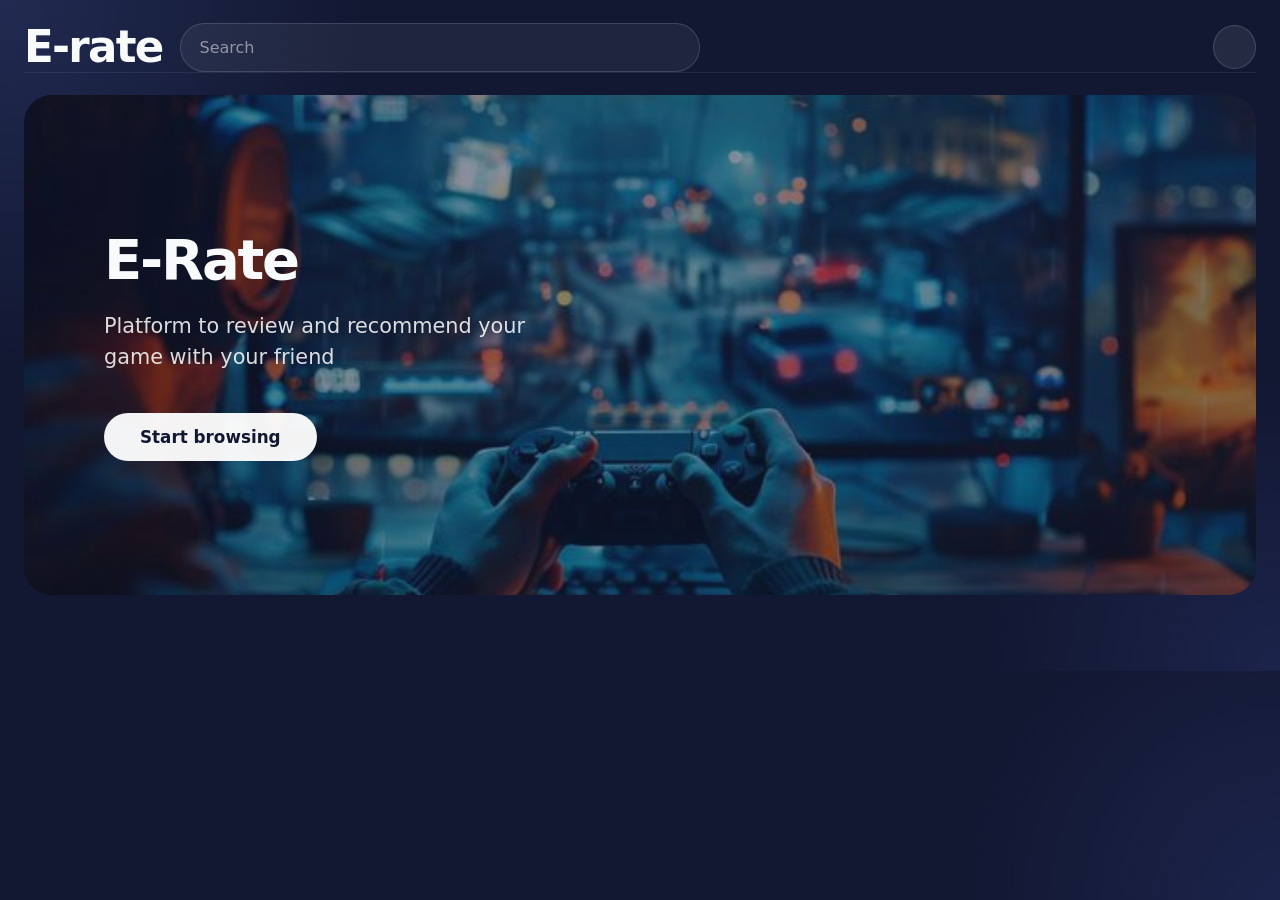
<file: index.html>
<!DOCTYPE html>
<html lang="en">
<head>
    <meta charset="UTF-8">
    <meta name="viewport" content="width=device-width, initial-scale=1.0">
    <title>E-rate</title>
    <link rel="stylesheet" href="CSS/styles.css">
</head>
<body>
    <div class="app-shell">

        <!-- HEADER: Logo + Search bar + Profile button -->
        <header class="topbar">
            <div class="brand-line">
                <a href="index.html" style="text-decoration: none; color: inherit;"><div class="brand-title">E-rate</div></a>
                <div class="search-box">
                    <input id="search" type="search" placeholder="Search" aria-label="Search">
                </div>
            </div>
            <button class="icon-action" aria-label="Profile circle"></button>
        </header>

       

        <!-- DIVIDER LINE -->
        <div class="divider"></div>

        <!-- HERO SECTION: Banner image + title + Start browsing button -->
        <section class="hero-section">
            <div class="hero-content">
                <h1 class="hero-title">E-Rate</h1>
                <p class="hero-description">Platform to review and recommend your game with your friend</p>
                <a href="page-2.html"><button class="hero-button">Start browsing</button></a>
            </div>
            <div class="hero-background" style="background-image: url('game/play.jpg')"></div>
        </section>

        <!-- RECENTLY SECTION HEADER: shown when search/tab is active -->
        <section class="section-head" id="recently-section" style="display: none;">
            <h2>Recently</h2>
            <span id="result-count" class="result-count">10</span>
        </section>

        <!-- CONTENT AREA: Game cards rendered by script.js -->
        <main id="content-area" class="content-area" style="display: none;"></main>

    </div>

    <script src="script.js"></script>
</body>
</html>
</file>
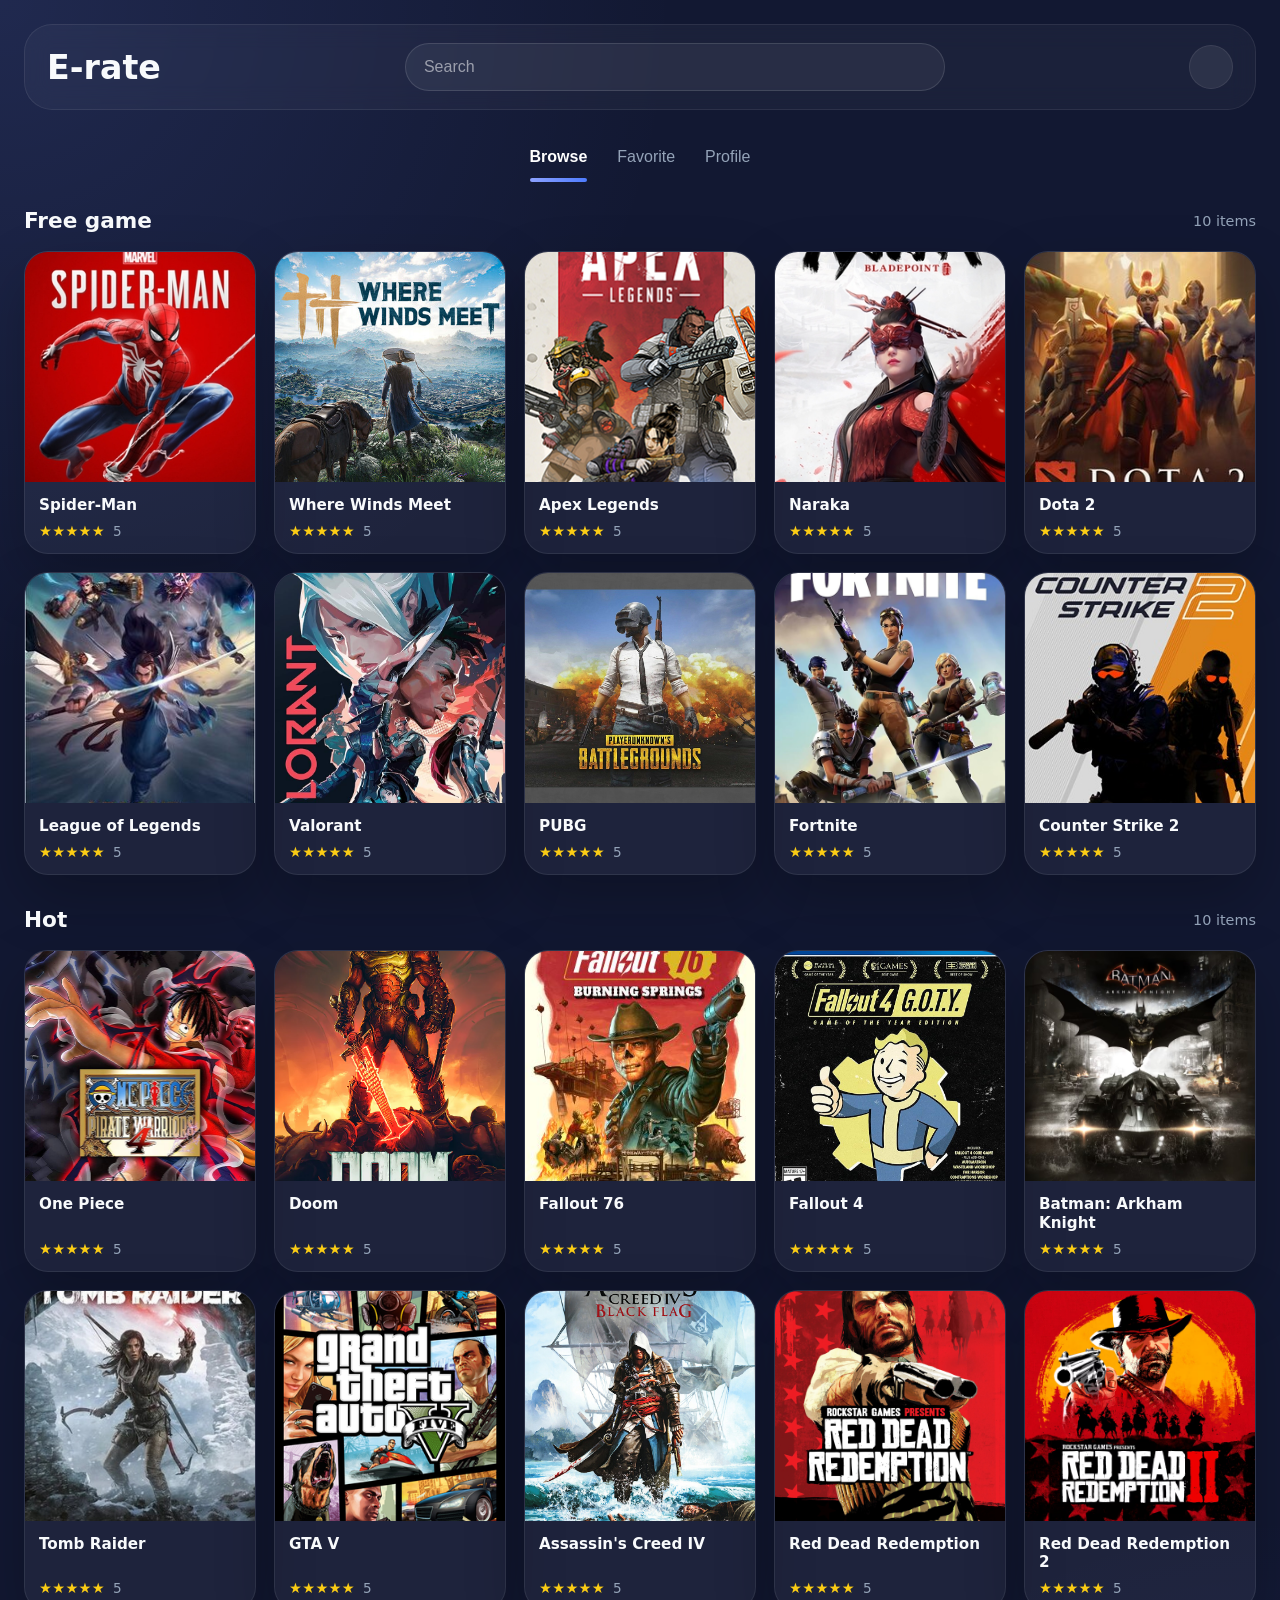
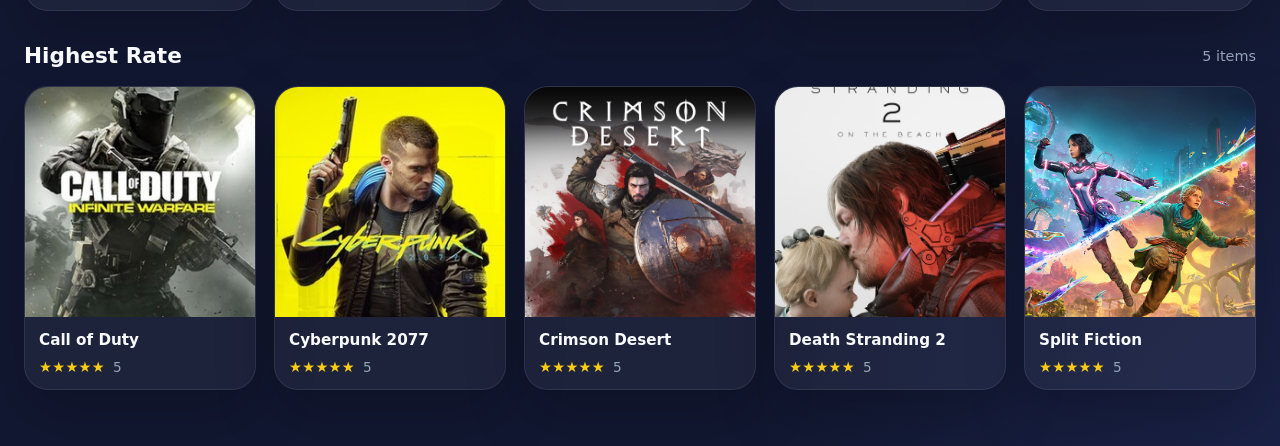
<file: page-2.html>
<!DOCTYPE html>
<html lang="en">
<head>
    <meta charset="UTF-8">
    <meta name="viewport" content="width=device-width, initial-scale=1.0">
    <title>E-rate</title>
    <style>
        :root {
            color-scheme: dark;
            font-family: Inter, system-ui, -apple-system, BlinkMacSystemFont, "Segoe UI", sans-serif;
            color: #f8fafc;
            background: #121832;
            --surface: rgba(26, 36, 61, 0.95);
            --surface-strong: rgba(18, 24, 50, 0.96);
            --border: rgba(255, 255, 255, 0.08);
            --accent: #7691ff;
            --muted: #94a3b8;
        }

        * {
            box-sizing: border-box;
        }

        body {
            margin: 0;
            min-height: 100vh;
            background: radial-gradient(circle at top left, rgba(118, 145, 255, 0.14), transparent 28%),
                        radial-gradient(circle at bottom right, rgba(93, 117, 255, 0.10), transparent 22%),
                        #121832;
            color: #f8fafc;
        }

        .app-shell {
            max-width: 1400px;
            margin: 0 auto;
            padding: 24px;
        }

        .topbar {
            display: flex;
            justify-content: space-between;
            align-items: center;
            gap: 20px;
            padding: 18px 22px;
            background: rgba(255, 255, 255, 0.04);
            border: 1px solid rgba(255, 255, 255, 0.08);
            border-radius: 28px;
            backdrop-filter: blur(12px);
        }

        .brand-title {
            font-size: clamp(1.8rem, 2.6vw, 2.4rem);
            margin: 0;
            font-weight: 700;
        }

        .search-box {
            flex: 1;
            max-width: 540px;
        }

        .search-box input {
            width: 100%;
            padding: 14px 18px;
            border-radius: 999px;
            border: 1px solid rgba(255, 255, 255, 0.12);
            background: rgba(255, 255, 255, 0.06);
            color: #f8fafc;
            outline: none;
            font-size: 1rem;
            transition: border-color 0.2s, background 0.2s;
        }

        .search-box input::placeholder {
            color: rgba(248, 250, 252, 0.55);
        }

        .search-box input:focus {
            border-color: rgba(118, 145, 255, 0.5);
            background: rgba(255, 255, 255, 0.1);
        }

        .icon-action {
            width: 44px;
            height: 44px;
            border-radius: 50%;
            background: rgba(255, 255, 255, 0.08);
            border: 1px solid rgba(255, 255, 255, 0.08);
            cursor: pointer;
        }

        .nav-tabs {
            display: flex;
            justify-content: center;
            gap: 30px;
            margin: 26px 0 18px;
        }

        .tab {
            appearance: none;
            background: none;
            border: none;
            color: var(--muted);
            font-size: 1rem;
            padding: 12px 0;
            cursor: pointer;
            position: relative;
            font-weight: 500;
        }

        .tab.active {
            color: #fff;
            font-weight: 700;
        }

        .tab.active::after {
            content: "";
            position: absolute;
            left: 0;
            right: 0;
            bottom: -4px;
            height: 4px;
            border-radius: 999px;
            background: linear-gradient(90deg, #8da2ff, #4e7cff);
        }

        .section-head {
            display: flex;
            justify-content: space-between;
            align-items: center;
            gap: 16px;
            margin: 30px 0 18px;
        }

        .section-head h2 {
            margin: 0;
            font-size: 1.35rem;
            font-weight: 700;
        }

        .section-description {
            color: var(--muted);
            font-size: 0.9rem;
            white-space: nowrap;
        }

        .content-area {
            display: grid;
            grid-template-columns: repeat(5, minmax(0, 1fr));
            gap: 18px;
            grid-auto-rows: 1fr;
        }

        .content-area > a {
            display: block;
            height: 100%;
        }

        .card {
            background: rgba(255, 255, 255, 0.05);
            border: 1px solid rgba(255, 255, 255, 0.08);
            border-radius: 24px;
            overflow: hidden;
            box-shadow: 0 24px 60px rgba(0, 0, 0, 0.24);
            transition: transform 0.2s ease, border-color 0.2s ease;
            cursor: pointer;
            display: flex;
            flex-direction: column;
            height: 100%;
        }

        .card:hover {
            transform: translateY(-4px);
            border-color: rgba(118, 145, 255, 0.35);
            background: rgba(255, 255, 255, 0.08);
        }

        .card-cover {
            width: 100%;
            aspect-ratio: 1 / 1;
            overflow: hidden;
            position: relative;
        }

        .card-cover img {
            width: 100%;
            height: 100%;
            object-fit: cover;
            display: block;
            position: absolute;
            inset: 0;
        }

        .card-body {
            padding: 14px;
            display: flex;
            flex-direction: column;
            justify-content: space-between;
            gap: 9px;
            flex: 1;
        }

        .card-title {
            margin: 0;
            font-size: 0.95rem;
            font-weight: 700;
            line-height: 1.2;
        }

        .card-rating {
            display: flex;
            align-items: center;
            gap: 8px;
            color: var(--muted);
            font-size: 0.85rem;
        }

        .stars {
            color: #facc15;
            letter-spacing: 0.02em;
            font-size: 0.9rem;
        }

        .section-block {
            margin-bottom: 32px;
        }

        .hidden {
            display: none !important;
        }

        @media (max-width: 1200px) {
            .content-area {
                grid-template-columns: repeat(4, minmax(0, 1fr));
            }
        }

        @media (max-width: 980px) {
            .content-area {
                grid-template-columns: repeat(3, minmax(0, 1fr));
            }
        }

        @media (max-width: 760px) {
            .topbar {
                flex-direction: column;
                align-items: stretch;
            }

            .nav-tabs {
                gap: 18px;
                flex-wrap: wrap;
            }

            .content-area {
                grid-template-columns: repeat(2, minmax(0, 1fr));
            }
        }

        @media (max-width: 500px) {
            .content-area {
                grid-template-columns: 1fr;
            }
        }
    </style>
</head>
<body>
    <div class="app-shell">

        <!-- HEADER: Logo + Search bar + Profile button -->
        <header class="topbar">
            <a href="index.html" style="text-decoration: none; color: inherit;"><div class="brand-title">E-rate</div></a>
            <div class="search-box">
                <input id="search" type="search" placeholder="Search" aria-label="Search games">
            </div>
            <button class="icon-action" aria-label="Profile"></button>
        </header>

        <!-- NAV TABS: Browse / Favorite / Profile -->
        <nav class="nav-tabs" role="tablist" aria-label="Main navigation">
            <button class="tab active" type="button" data-tab="Browse">Browse</button>
            <button class="tab" type="button" data-tab="Favorite">Favorite</button>
            <button class="tab" type="button" data-tab="Profile">Profile</button>
        </nav>

        <!-- BROWSE SECTION: Free games / Hot / Highest Rate -->
        <div id="browse-section">
            <!-- Free Games grid -->
            <section class="section-block">
                <div class="section-head">
                    <h2>Free game</h2>
                    <span class="section-description" id="count-free">10 items</span>
                </div>
                <div class="content-area" id="free-games"></div>
            </section>

            <!-- Hot Games grid -->
            <section class="section-block">
                <div class="section-head">
                    <h2>Hot</h2>
                    <span class="section-description" id="count-hot">10 items</span>
                </div>
                <div class="content-area" id="hot-games"></div>
            </section>

            <!-- Highest Rated Games grid -->
            <section class="section-block">
                <div class="section-head">
                    <h2>Highest Rate</h2>
                    <span class="section-description" id="count-highest">5 items</span>
                </div>
                <div class="content-area" id="highest-games"></div>
            </section>
        </div>

        <!-- FAVORITE SECTION: hidden until Favorite tab clicked -->
        <main id="favorite-section" class="hidden">
            <div class="section-head">
                <h2>Favorite</h2>
                <span class="section-description">Saved games</span>
            </div>
            <p style="color: var(--muted); margin-top: 20px;">No favorites yet.</p>
        </main>

        <!-- PROFILE SECTION: hidden until Profile tab clicked -->
        <main id="profile-section" class="hidden">
            <div class="section-head">
                <h2>Profile</h2>
                <span class="section-description">Account info</span>
            </div>
            <p style="color: var(--muted); margin-top: 20px;">Profile information here.</p>
        </main>

    </div>

    <script>
        const freeGames = [
            { name: 'Spider-Man', image: 'game/Spiderman.jpg', rating: 5.0 },
            { name: 'Where Winds Meet', image: 'game/Where Wind meet.jpg', rating: 5.0 },
            { name: 'Apex Legends', image: 'game/Apex Legends.jpg', rating: 5.0 },
            { name: 'Naraka', image: 'game/Naraka.jpg', rating: 5.0 },
            { name: 'Dota 2', image: 'game/Dota.jpg', rating: 5.0 },
            { name: 'League of Legends', image: 'game/LOL.jpg', rating: 5.0 },
            { name: 'Valorant', image: 'game/Valorant (1).jpg', rating: 5.0 },
            { name: 'PUBG', image: 'game/PUBG.jpg', rating: 5.0 },
            { name: 'Fortnite', image: 'game/Fortnite.jpg', rating: 5.0 },
            { name: 'Counter Strike 2', image: 'game/CS2.jpg', rating: 5.0 }
        ];

        const hotGames = [
            { name: 'One Piece', image: 'game/One Piece.jpg', rating: 5.0 },
            { name: 'Doom', image: 'game/Doom.jpg', rating: 5.0 },
            { name: 'Fallout 76', image: 'game/Fallout76.jpg', rating: 5.0 },
            { name: 'Fallout 4', image: 'game/Fallout 4.jpg', rating: 5.0 },
            { name: 'Batman: Arkham Knight', image: 'game/Batman.jpg', rating: 5.0 },
            { name: 'Tomb Raider', image: 'game/Tomb Raider.jpg', rating: 5.0 },
            { name: 'GTA V', image: 'game/GTAV.jpg', rating: 5.0 },
            { name: 'Assassin\'s Creed IV', image: 'game/Assasasin.jpg', rating: 5.0 },
            { name: 'Red Dead Redemption', image: 'game/Red dead2.jpg', rating: 5.0 },
            { name: 'Red Dead Redemption 2', image: 'game/Red Dead 2.jpg', rating: 5.0 }
        ];

        const highestGames = [
            { name: 'Call of Duty', image: 'game/COD.jpg', rating: 5.0 },
            { name: 'Cyberpunk 2077', image: 'game/Cyber Punk.jpg', rating: 5.0 },
            { name: 'Crimson Desert', image: 'game/Crimson dessert.jpg', rating: 5.0 },
            { name: 'Death Stranding 2', image: 'game/Death Stranding2.jpg', rating: 5.0 },
            { name: 'Split Fiction', image: 'game/Split fiction.jpg', rating: 5.0 }
        ];

        function renderGames(games, containerId) {
            const container = document.getElementById(containerId);
            container.innerHTML = games.map(game => {
                const cardHTML = `
                    <article class="card" data-title="${game.name}">
                        <div class="card-cover">
                            <img src="${game.image}" alt="${game.name}">
                        </div>
                        <div class="card-body">
                            <h3 class="card-title">${game.name}</h3>
                            <div class="card-rating">
                                <span class="stars">★★★★★</span>
                                <span>${game.rating}</span>
                            </div>
                        </div>
                    </article>
                `;
                
                return `<a href="page-4.html?id=${encodeURIComponent(game.name)}" style="text-decoration: none; color: inherit;">${cardHTML}</a>`;
            }).join('');
        }

        // Initialize
        renderGames(freeGames, 'free-games');
        renderGames(hotGames, 'hot-games');
        renderGames(highestGames, 'highest-games');

        // Tab switching
        document.querySelectorAll('.tab').forEach(tab => {
            tab.addEventListener('click', () => {
                document.querySelectorAll('.tab').forEach(t => t.classList.remove('active'));
                tab.classList.add('active');
                
                document.getElementById('browse-section').classList.add('hidden');
                document.getElementById('favorite-section').classList.add('hidden');
                document.getElementById('profile-section').classList.add('hidden');
                
                if (tab.dataset.tab === 'Browse') {
                    document.getElementById('browse-section').classList.remove('hidden');
                } else if (tab.dataset.tab === 'Favorite') {
                    window.location.href = 'page-3.html';
                    return;
                } else if (tab.dataset.tab === 'Profile') {
                    document.getElementById('profile-section').classList.remove('hidden');
                }
            });
        });

        // Search functionality
        document.getElementById('search').addEventListener('input', (e) => {
            const query = e.target.value.toLowerCase();
            document.querySelectorAll('.card').forEach(card => {
                const title = card.dataset.title.toLowerCase();
                card.style.display = title.includes(query) ? '' : 'none';
            });
        });
    </script>
</body>
</html>
</file>
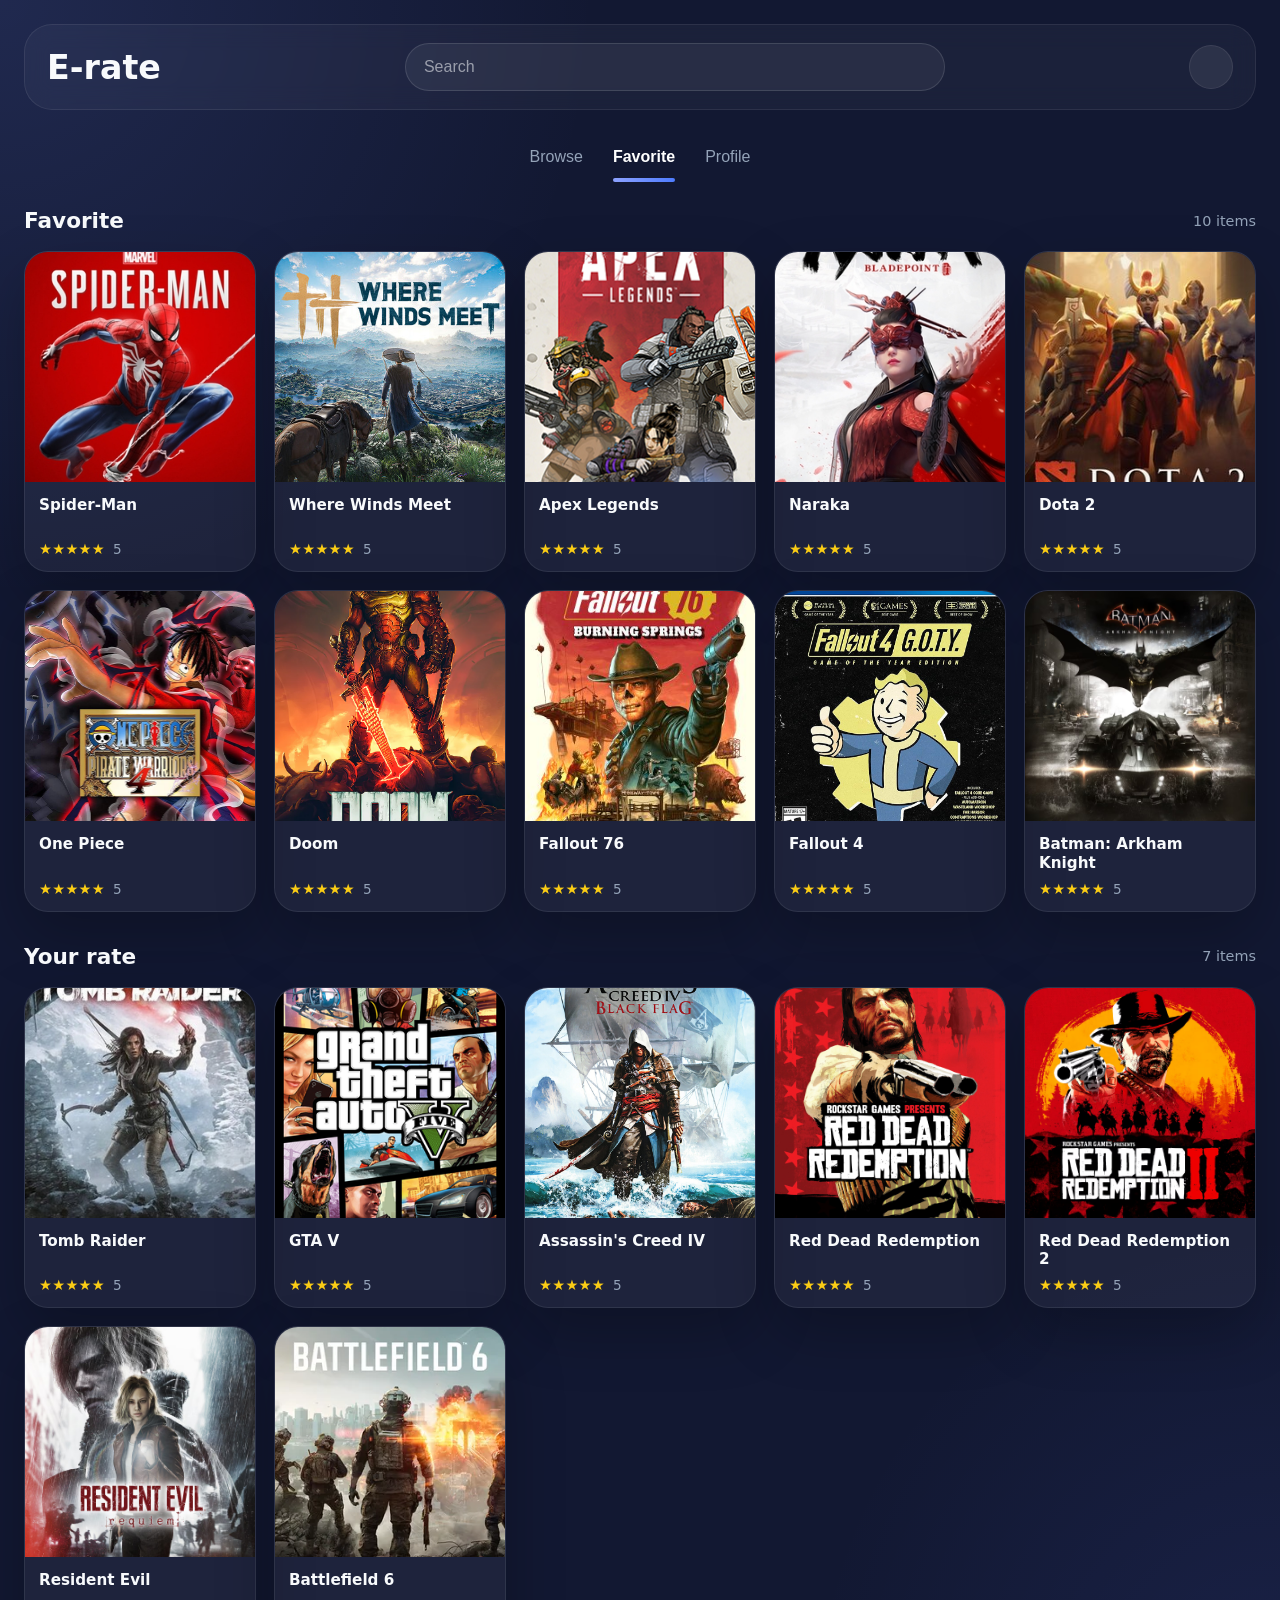
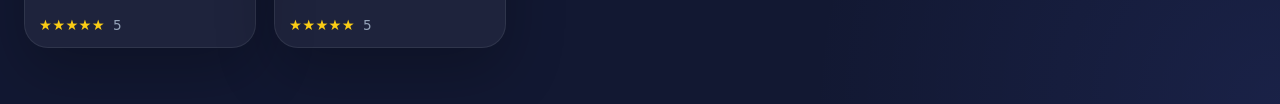
<file: page-3.html>
<!DOCTYPE html>
<html lang="en">
<head>
    <meta charset="UTF-8">
    <meta name="viewport" content="width=device-width, initial-scale=1.0">
    <title>E-rate</title>
    <style>
        :root {
            color-scheme: dark;
            font-family: Inter, system-ui, -apple-system, BlinkMacSystemFont, "Segoe UI", sans-serif;
            color: #f8fafc;
            background: #121832;
            --surface: rgba(26, 36, 61, 0.95);
            --surface-strong: rgba(18, 24, 50, 0.96);
            --border: rgba(255, 255, 255, 0.08);
            --accent: #7691ff;
            --muted: #94a3b8;
        }

        * {
            box-sizing: border-box;
        }

        body {
            margin: 0;
            min-height: 100vh;
            background: radial-gradient(circle at top left, rgba(118, 145, 255, 0.14), transparent 28%),
                        radial-gradient(circle at bottom right, rgba(93, 117, 255, 0.10), transparent 22%),
                        #121832;
            color: #f8fafc;
        }

        .app-shell {
            max-width: 1400px;
            margin: 0 auto;
            padding: 24px;
        }

        .topbar {
            display: flex;
            justify-content: space-between;
            align-items: center;
            gap: 20px;
            padding: 18px 22px;
            background: rgba(255, 255, 255, 0.04);
            border: 1px solid rgba(255, 255, 255, 0.08);
            border-radius: 28px;
            backdrop-filter: blur(12px);
        }

        .brand-title {
            font-size: clamp(1.8rem, 2.6vw, 2.4rem);
            margin: 0;
            font-weight: 700;
        }

        .search-box {
            flex: 1;
            max-width: 540px;
        }

        .search-box input {
            width: 100%;
            padding: 14px 18px;
            border-radius: 999px;
            border: 1px solid rgba(255, 255, 255, 0.12);
            background: rgba(255, 255, 255, 0.06);
            color: #f8fafc;
            outline: none;
            font-size: 1rem;
            transition: border-color 0.2s, background 0.2s;
        }

        .search-box input::placeholder {
            color: rgba(248, 250, 252, 0.55);
        }

        .search-box input:focus {
            border-color: rgba(118, 145, 255, 0.5);
            background: rgba(255, 255, 255, 0.1);
        }

        .icon-action {
            width: 44px;
            height: 44px;
            border-radius: 50%;
            background: rgba(255, 255, 255, 0.08);
            border: 1px solid rgba(255, 255, 255, 0.08);
            cursor: pointer;
        }

        .nav-tabs {
            display: flex;
            justify-content: center;
            gap: 30px;
            margin: 26px 0 18px;
        }

        .tab {
            appearance: none;
            background: none;
            border: none;
            color: var(--muted);
            font-size: 1rem;
            padding: 12px 0;
            cursor: pointer;
            position: relative;
            font-weight: 500;
        }

        .tab.active {
            color: #fff;
            font-weight: 700;
        }

        .tab.active::after {
            content: "";
            position: absolute;
            left: 0;
            right: 0;
            bottom: -4px;
            height: 4px;
            border-radius: 999px;
            background: linear-gradient(90deg, #8da2ff, #4e7cff);
        }

        .section-head {
            display: flex;
            justify-content: space-between;
            align-items: center;
            gap: 16px;
            margin: 30px 0 18px;
        }

        .section-head h2 {
            margin: 0;
            font-size: 1.35rem;
            font-weight: 700;
        }

        .section-description {
            color: var(--muted);
            font-size: 0.9rem;
            white-space: nowrap;
        }

        .content-area {
            display: grid;
            grid-template-columns: repeat(5, minmax(0, 1fr));
            gap: 18px;
            grid-auto-rows: 1fr;
        }

        .content-area > a {
            display: block;
            height: 100%;
        }

        .card {
            background: rgba(255, 255, 255, 0.05);
            border: 1px solid rgba(255, 255, 255, 0.08);
            border-radius: 24px;
            overflow: hidden;
            box-shadow: 0 24px 60px rgba(0, 0, 0, 0.24);
            transition: transform 0.2s ease, border-color 0.2s ease;
            cursor: pointer;
            display: flex;
            flex-direction: column;
            height: 100%;
        }

        .card:hover {
            transform: translateY(-4px);
            border-color: rgba(118, 145, 255, 0.35);
            background: rgba(255, 255, 255, 0.08);
        }

        .card-cover {
            width: 100%;
            aspect-ratio: 1 / 1;
            overflow: hidden;
            position: relative;
        }

        .card-cover img {
            width: 100%;
            height: 100%;
            object-fit: cover;
            display: block;
            position: absolute;
            inset: 0;
        }

        .card-body {
            padding: 14px;
            display: flex;
            flex-direction: column;
            justify-content: space-between;
            gap: 9px;
            flex: 1;
        }

        .card-title {
            margin: 0;
            font-size: 0.95rem;
            font-weight: 700;
            line-height: 1.2;
        }

        .card-rating {
            display: flex;
            align-items: center;
            gap: 8px;
            color: var(--muted);
            font-size: 0.85rem;
        }

        .stars {
            color: #facc15;
            letter-spacing: 0.02em;
            font-size: 0.9rem;
        }

        .section-block {
            margin-bottom: 32px;
        }

        .hidden {
            display: none !important;
        }

        @media (max-width: 1200px) {
            .content-area {
                grid-template-columns: repeat(4, minmax(0, 1fr));
            }
        }

        @media (max-width: 980px) {
            .content-area {
                grid-template-columns: repeat(3, minmax(0, 1fr));
            }
        }

        @media (max-width: 760px) {
            .topbar {
                flex-direction: column;
                align-items: stretch;
            }

            .nav-tabs {
                gap: 18px;
                flex-wrap: wrap;
            }

            .content-area {
                grid-template-columns: repeat(2, minmax(0, 1fr));
            }
        }

        @media (max-width: 500px) {
            .content-area {
                grid-template-columns: 1fr;
            }
        }
    </style>
</head>
<body>
    <div class="app-shell">

        <!-- HEADER: Logo + Search bar + Profile button -->
        <header class="topbar">
            <a href="index.html" style="text-decoration: none; color: inherit;"><div class="brand-title">E-rate</div></a>
            <div class="search-box">
                <input id="search" type="search" placeholder="Search" aria-label="Search games">
            </div>
            <button class="icon-action" aria-label="Profile"></button>
        </header>

        <!-- NAV TABS: Browse / Favorite / Profile -->
        <nav class="nav-tabs" role="tablist" aria-label="Main navigation">
            <button class="tab" type="button" data-tab="Browse">Browse</button>
            <button class="tab active" type="button" data-tab="Favorite">Favorite</button>
            <button class="tab" type="button" data-tab="Profile">Profile</button>
        </nav>

        <!-- BROWSE SECTION: hidden on this page (redirects to page-2) -->
        <div id="browse-section" class="hidden">
            <div class="section-head">
                <h2>Browse</h2>
                <span class="section-description">All games</span>
            </div>
            <p style="color: var(--muted); margin-top: 20px;">No games available.</p>
        </div>

        <!-- FAVORITE SECTION: Saved games + Your rated games -->
        <div id="favorite-section">
            <!-- Favorite Games grid -->
            <section class="section-block">
                <div class="section-head">
                    <h2>Favorite</h2>
                    <span class="section-description" id="count-favorite">10 items</span>
                </div>
                <div class="content-area" id="favorite-games"></div>
            </section>

            <!-- Your Rated Games grid -->
            <section class="section-block">
                <div class="section-head">
                    <h2>Your rate</h2>
                    <span class="section-description" id="count-rated">7 items</span>
                </div>
                <div class="content-area" id="rated-games"></div>
            </section>
        </div>

        <!-- PROFILE SECTION: hidden until Profile tab clicked -->
        <main id="profile-section" class="hidden">
            <div class="section-head">
                <h2>Profile</h2>
                <span class="section-description">Account info</span>
            </div>
            <p style="color: var(--muted); margin-top: 20px;">Profile information here.</p>
        </main>

    </div>

    <script>
        const favoriteGames = [
            { name: 'Spider-Man', image: 'game/Spiderman.jpg', rating: 5.0 },
            { name: 'Where Winds Meet', image: 'game/Where Wind meet.jpg', rating: 5.0 },
            { name: 'Apex Legends', image: 'game/Apex Legends.jpg', rating: 5.0 },
            { name: 'Naraka', image: 'game/Naraka.jpg', rating: 5.0 },
            { name: 'Dota 2', image: 'game/Dota.jpg', rating: 5.0 },
            { name: 'One Piece', image: 'game/One Piece.jpg', rating: 5.0 },
            { name: 'Doom', image: 'game/Doom.jpg', rating: 5.0 },
            { name: 'Fallout 76', image: 'game/Fallout76.jpg', rating: 5.0 },
            { name: 'Fallout 4', image: 'game/Fallout 4.jpg', rating: 5.0 },
            { name: 'Batman: Arkham Knight', image: 'game/Batman.jpg', rating: 5.0 }
        ];

        const ratedGames = [
            { name: 'Tomb Raider', image: 'game/Tomb Raider.jpg', rating: 5.0 },
            { name: 'GTA V', image: 'game/GTAV.jpg', rating: 5.0 },
            { name: 'Assassin\'s Creed IV', image: 'game/Assasasin.jpg', rating: 5.0 },
            { name: 'Red Dead Redemption', image: 'game/Red dead2.jpg', rating: 5.0 },
            { name: 'Red Dead Redemption 2', image: 'game/Red Dead 2.jpg', rating: 5.0 },
            { name: 'Resident Evil', image: 'game/Resident Evil.jpg', rating: 5.0 },
            { name: 'Battlefield 6', image: 'game/Battlefield.jpg', rating: 5.0 }
        ];

        function renderGames(games, containerId) {
            const container = document.getElementById(containerId);
            container.innerHTML = games.map(game => {
                const cardHTML = `
                    <article class="card" data-title="${game.name}">
                        <div class="card-cover">
                            <img src="${game.image}" alt="${game.name}">
                        </div>
                        <div class="card-body">
                            <h3 class="card-title">${game.name}</h3>
                            <div class="card-rating">
                                <span class="stars">★★★★★</span>
                                <span>${game.rating}</span>
                            </div>
                        </div>
                    </article>
                `;
                
                return `<a href="page-4.html?id=${encodeURIComponent(game.name)}" style="text-decoration: none; color: inherit;">${cardHTML}</a>`;
            }).join('');
        }

        // Initialize
        renderGames(favoriteGames, 'favorite-games');
        renderGames(ratedGames, 'rated-games');

        // Tab switching
        document.querySelectorAll('.tab').forEach(tab => {
            tab.addEventListener('click', () => {
                document.querySelectorAll('.tab').forEach(t => t.classList.remove('active'));
                tab.classList.add('active');
                
                document.getElementById('browse-section').classList.add('hidden');
                document.getElementById('favorite-section').classList.add('hidden');
                document.getElementById('profile-section').classList.add('hidden');
                
                if (tab.dataset.tab === 'Browse') {
                    window.location.href = 'page-2.html';
                    return;
                } else if (tab.dataset.tab === 'Favorite') {
                    document.getElementById('favorite-section').classList.remove('hidden');
                } else if (tab.dataset.tab === 'Profile') {
                    document.getElementById('profile-section').classList.remove('hidden');
                }
            });
        });

        // Search functionality
        document.getElementById('search').addEventListener('input', (e) => {
            const query = e.target.value.toLowerCase();
            document.querySelectorAll('.card').forEach(card => {
                const title = card.dataset.title.toLowerCase();
                card.style.display = title.includes(query) ? '' : 'none';
            });
        });
    </script>
</body>
</html>
</file>
<file: CSS/styles.css>
:root {
    --bg: #121832;
    --bg-soft: #1a203d;
    --surface: rgba(18, 24, 50, 0.95);
    --surface-strong: rgba(11, 15, 33, 0.92);
    --text: #f8fafc;
    --muted: #94a3b8;
    --accent: #7691ff;
    --accent-strong: #e2e8f0;
    --border: rgba(255, 255, 255, 0.1);
    --shadow: 0 30px 70px rgba(0, 0, 0, 0.35);
}

* {
    box-sizing: border-box;
}

html, body {
    margin: 0;
    min-height: 100%;
    background: radial-gradient(circle at top left, rgba(118, 145, 255, 0.15), transparent 25%),
                radial-gradient(circle at bottom right, rgba(93, 117, 255, 0.12), transparent 20%),
                var(--bg);
    color: var(--text);
    font-family: Inter, system-ui, -apple-system, BlinkMacSystemFont, "Segoe UI", sans-serif;
}

body {
    margin: 0;
}

button, input {
    font: inherit;
}

button {
    cursor: pointer;
}

.app-shell {
    max-width: 1400px;
    margin: 0 auto;
    padding: 22px 24px 36px;
}

.topbar {
    display: flex;
    justify-content: space-between;
    align-items: center;
    gap: 18px;
}

.brand-line {
    display: flex;
    align-items: center;
    gap: 18px;
    width: 100%;
}

.brand-title {
    font-size: clamp(2.1rem, 3.4vw, 3rem);
    font-weight: 700;
    letter-spacing: -0.04em;
    margin: 0;
}

.search-box {
    flex: 1;
    max-width: 520px;
}

.search-box input {
    width: 100%;
    border: 1px solid rgba(255, 255, 255, 0.14);
    background: rgba(255, 255, 255, 0.06);
    color: var(--text);
    border-radius: 999px;
    padding: 14px 18px;
    outline: none;
    transition: border-color 0.2s ease, background 0.2s ease;
}

.search-box input::placeholder {
    color: rgba(255, 255, 255, 0.5);
}

.search-box input:focus {
    border-color: rgba(118, 145, 255, 0.5);
    background: rgba(255, 255, 255, 0.1);
}

.icon-action {
    width: 44px;
    height: 44px;
    border-radius: 50%;
    border: 1px solid rgba(255, 255, 255, 0.14);
    background: rgba(255, 255, 255, 0.08);
    box-shadow: inset 0 0 0 1px rgba(255, 255, 255, 0.02);
}

.nav-tabs {
    display: flex;
    justify-content: center;
    gap: 36px;
    margin: 28px 0 14px;
}

.tab {
    background: none;
    border: none;
    color: var(--muted);
    font-size: 1rem;
    letter-spacing: 0.02em;
    padding: 12px 0;
    position: relative;
}

.tab.active {
    color: var(--text);
    font-weight: 700;
}

.tab.active::after {
    content: "";
    position: absolute;
    left: 0;
    right: 0;
    bottom: -4px;
    height: 3px;
    border-radius: 999px;
    background: linear-gradient(90deg, #8da2ff, #4e7cff);
}

.divider {
    height: 1px;
    background: rgba(255, 255, 255, 0.07);
    margin-bottom: 22px;
}

.hero-section {
    position: relative;
    height: 500px;
    border-radius: 28px;
    overflow: hidden;
    display: flex;
    align-items: center;
    margin-bottom: 40px;
}

.hero-background {
    position: absolute;
    top: 0;
    left: 0;
    right: 0;
    bottom: 0;
    background-size: cover;
    background-position: center;
    z-index: 0;
}

.hero-background::before {
    content: "";
    position: absolute;
    top: 0;
    left: 0;
    right: 0;
    bottom: 0;
    background: rgba(18, 24, 50, 0.45);
    z-index: 1;
}

.hero-content {
    position: relative;
    z-index: 2;
    padding: 60px 80px;
    max-width: 600px;
}

.hero-title {
    font-size: 3.5rem;
    font-weight: 700;
    margin: 0 0 20px 0;
    letter-spacing: -0.04em;
    line-height: 1.1;
}

.hero-description {
    font-size: 1.3rem;
    color: rgba(255, 255, 255, 0.85);
    margin: 0 0 40px 0;
    line-height: 1.5;
}

.hero-button {
    background: rgba(255, 255, 255, 0.95);
    color: #121832;
    border: none;
    padding: 14px 36px;
    border-radius: 999px;
    font-size: 1.05rem;
    font-weight: 600;
    cursor: pointer;
    transition: all 0.3s ease;
}

.hero-button:hover {
    background: rgba(255, 255, 255, 1);
    transform: scale(1.05);
    box-shadow: 0 10px 30px rgba(255, 255, 255, 0.2);
}

.section-head {
    display: flex;
    justify-content: space-between;
    align-items: center;
    gap: 12px;
    margin-bottom: 18px;
}

.section-head h2 {
    margin: 0;
    font-size: 1.4rem;
    letter-spacing: -0.02em;
}

.result-count {
    color: var(--muted);
    font-size: 0.95rem;
    background: rgba(255, 255, 255, 0.05);
    border: 1px solid rgba(255, 255, 255, 0.08);
    padding: 8px 14px;
    border-radius: 999px;
}

.content-area {
    display: grid;
    grid-template-columns: repeat(5, minmax(0, 1fr));
    gap: 18px;
}

.card {
    border-radius: 28px;
    overflow: hidden;
    background: rgba(255, 255, 255, 0.05);
    border: 1px solid rgba(255, 255, 255, 0.08);
    box-shadow: var(--shadow);
    display: flex;
    flex-direction: column;
    transition: transform 0.2s ease, border-color 0.2s ease, background 0.2s ease;
}

.card:hover {
    transform: translateY(-3px);
    border-color: rgba(118, 145, 255, 0.25);
}

.card.active {
    border-color: rgba(118, 145, 255, 0.9);
    background: rgba(118, 145, 255, 0.08);
     
}

.card-cover {
    min-height: 170px;
    background-size: cover;
    background-position: center;
    position: relative;
    overflow: hidden;
}

.card-cover img {
    width: 100%;
    height: 100%;
    object-fit: cover;
    display: block;
    background-image:url('Spiderman.jpg');
}

.card-body {
    padding: 14px 14px 18px;
    display: grid;
    gap: 10px;
}

.card-title {
    font-size: 0.98rem;
    font-weight: 700;
    margin: 0;
}

.card-subtitle {
    font-size: 0.85rem;
    color: var(--muted);
    margin: 0;
}

.card-rating {
    display: flex;
    align-items: center;
    gap: 8px;
    font-size: 0.9rem;
}

.stars {
    display: inline-flex;
    gap: 2px;
    color: #facc15;
}

.star {
    font-size: 0.92rem;
}

.profile-panel {
    grid-column: span 5;
    background: rgba(255, 255, 255, 0.05);
    border: 1px solid rgba(255, 255, 255, 0.08);
    border-radius: 28px;
    padding: 28px;
    display: grid;
    grid-template-columns: auto 1fr;
    gap: 24px;
    align-items: center;
}

.profile-avatar {
    width: 98px;
    height: 98px;
    border-radius: 50%;
    background: linear-gradient(135deg, #7691ff, #61b5ff);
    display: grid;
    place-items: center;
    font-size: 2rem;
    font-weight: 800;
    color: white;
    box-shadow: 0 24px 45px rgba(118, 145, 255, 0.2);
}

.profile-info h3 {
    margin: 0 0 6px;
    font-size: 1.3rem;
}

.profile-info p {
    margin: 0;
    color: var(--muted);
    line-height: 1.7;
}

.empty-state {
    grid-column: span 5;
    padding: 28px;
    text-align: center;
    color: var(--muted);
    border: 1px dashed rgba(255, 255, 255, 0.18);
    border-radius: 24px;
    background: rgba(255, 255, 255, 0.03);
}

@media (max-width: 1200px) {
    .content-area {
        grid-template-columns: repeat(4, minmax(0, 1fr));
    }
}

@media (max-width: 980px) {
    .content-area {
        grid-template-columns: repeat(3, minmax(0, 1fr));
    }
}

@media (max-width: 760px) {
    .topbar {
        flex-direction: column;
        align-items: stretch;
    }

    .nav-tabs {
        gap: 18px;
        flex-wrap: wrap;
    }

    .content-area {
        grid-template-columns: repeat(2, minmax(0, 1fr));
    }
}

@media (max-width: 500px) {
    .content-area {
        grid-template-columns: 1fr;
    }

    .profile-panel {
        grid-template-columns: 1fr;
        text-align: center;
    }
}
</file>
